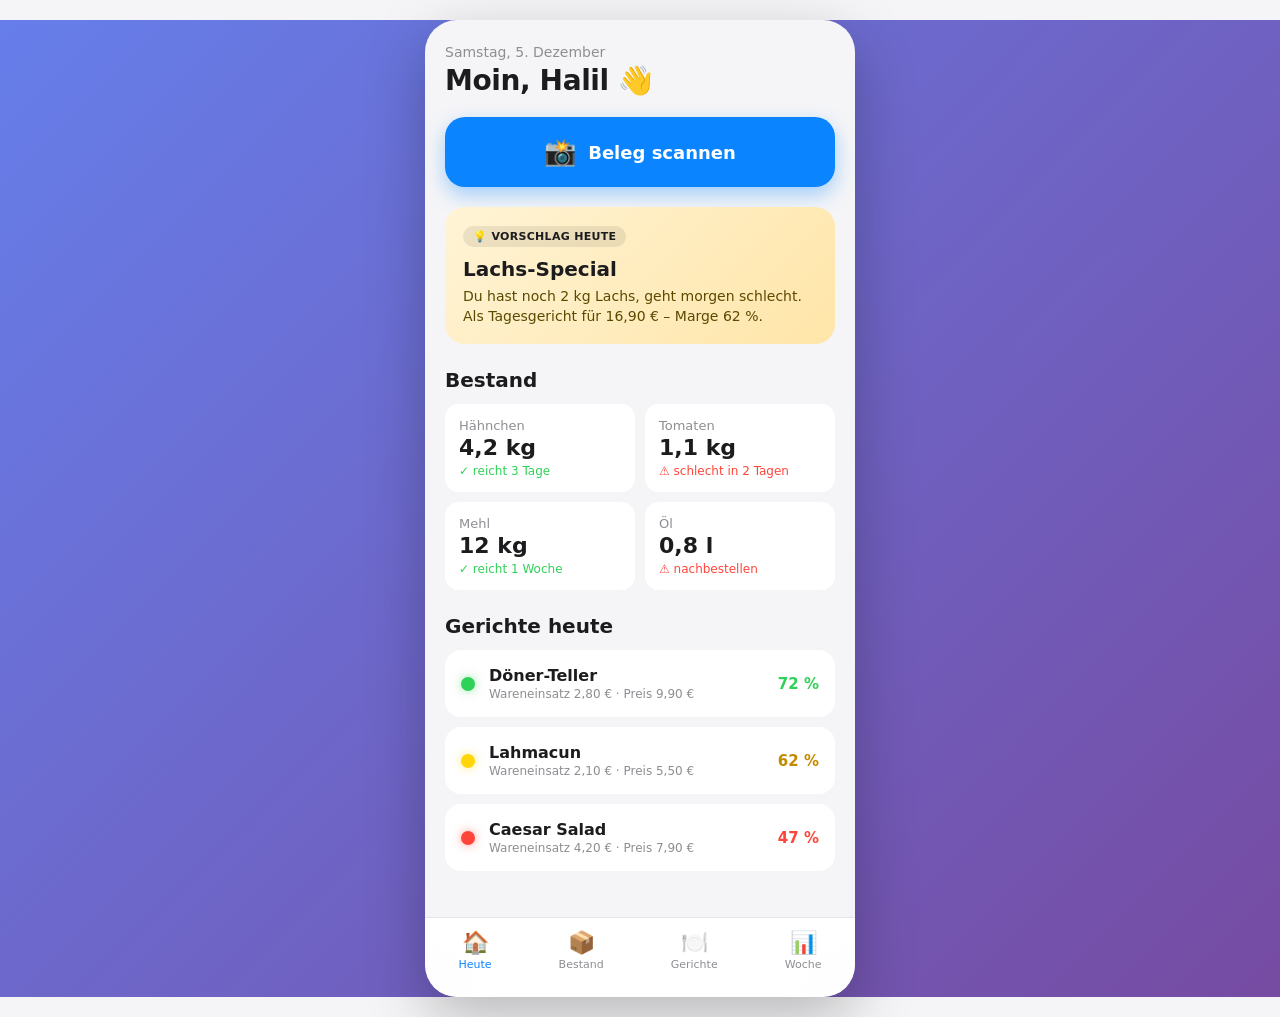
<file: index.html>
<!DOCTYPE html>
<html lang="de">
<head>
<meta charset="UTF-8">
<meta name="viewport" content="width=device-width, initial-scale=1.0, maximum-scale=1.0, user-scalable=no">
<title>Gastro-App – Dein KI-Assistent</title>
<meta name="description" content="Beleg fotografieren, Bestand aktualisiert sich. Kalkulation live. Sogar Halil versteht es.">
<meta name="theme-color" content="#f5f5f7">
<style>
  :root {
    --bg: #f5f5f7;
    --card: #ffffff;
    --text: #1c1c1e;
    --text-dim: #8e8e93;
    --primary: #0a84ff;
    --green: #30d158;
    --yellow: #ffd60a;
    --yellow-text: #c48a00;
    --red: #ff453a;
    --border: #e5e5ea;
  }
  * { box-sizing: border-box; margin: 0; padding: 0; }
  html, body {
    font-family: -apple-system, BlinkMacSystemFont, 'Segoe UI', system-ui, sans-serif;
    background: var(--bg);
    color: var(--text);
    -webkit-font-smoothing: antialiased;
    min-height: 100vh;
  }
  .app {
    max-width: 430px;
    margin: 0 auto;
    min-height: 100vh;
    padding-bottom: 96px;
    background: var(--bg);
    position: relative;
  }
  main { padding: 24px 20px 20px; }
  .view { display: none; animation: fade 0.2s ease; }
  .view.active { display: block; }
  @keyframes fade { from { opacity: 0; transform: translateY(4px); } to { opacity: 1; transform: translateY(0); } }

  h1 { font-size: 28px; font-weight: 700; letter-spacing: -0.4px; }
  h2 { font-size: 20px; font-weight: 700; margin: 24px 0 12px; }
  .dim { color: var(--text-dim); font-size: 14px; }
  .back { color: var(--primary); font-size: 14px; text-decoration: none; display: inline-block; margin-bottom: 8px; cursor: pointer; background: none; border: none; padding: 0; font-family: inherit; }

  .scan-btn {
    width: 100%;
    background: var(--primary);
    color: #fff;
    border: none;
    padding: 20px;
    border-radius: 20px;
    font-size: 18px;
    font-weight: 600;
    display: flex;
    align-items: center;
    justify-content: center;
    gap: 12px;
    cursor: pointer;
    box-shadow: 0 8px 20px rgba(10,132,255,0.35);
    font-family: inherit;
    margin-top: 20px;
    transition: transform 0.1s;
  }
  .scan-btn:active { transform: scale(0.98); }
  .scan-btn .emoji { font-size: 26px; }

  .card {
    background: var(--card);
    border-radius: 16px;
    padding: 16px;
    margin-bottom: 10px;
  }

  .suggestion {
    background: linear-gradient(135deg, #fff4d6 0%, #ffe5a8 100%);
    border-radius: 20px;
    padding: 18px;
    margin-top: 20px;
  }
  .tag {
    display: inline-block;
    background: rgba(0,0,0,0.08);
    padding: 4px 10px;
    border-radius: 20px;
    font-size: 11px;
    font-weight: 600;
    letter-spacing: 0.3px;
    text-transform: uppercase;
  }
  .suggestion h3 { font-size: 20px; font-weight: 700; margin: 10px 0 6px; }
  .suggestion p { font-size: 14px; color: #5a4a00; line-height: 1.4; }

  .stock-grid { display: grid; grid-template-columns: 1fr 1fr; gap: 10px; }
  .stock-tile { background: var(--card); border-radius: 14px; padding: 14px; }
  .stock-tile .label { font-size: 13px; color: var(--text-dim); }
  .stock-tile .value { font-size: 22px; font-weight: 700; margin-top: 2px; }
  .stock-tile .warn { color: var(--red); font-size: 12px; margin-top: 4px; }
  .stock-tile .ok { color: var(--green); font-size: 12px; margin-top: 4px; }

  .dish { display: flex; align-items: center; gap: 14px; }
  .ampel { width: 14px; height: 14px; border-radius: 50%; flex-shrink: 0; }
  .ampel.green { background: var(--green); box-shadow: 0 0 10px rgba(48,209,88,0.5); }
  .ampel.yellow { background: var(--yellow); box-shadow: 0 0 10px rgba(255,214,10,0.5); }
  .ampel.red { background: var(--red); box-shadow: 0 0 10px rgba(255,69,58,0.5); }
  .dish-name { flex: 1; font-weight: 600; font-size: 16px; }
  .dish-margin { font-weight: 700; font-size: 15px; }
  .margin-green { color: var(--green); }
  .margin-yellow { color: var(--yellow-text); }
  .margin-red { color: var(--red); }
  .dish-sub { font-size: 12px; color: var(--text-dim); margin-top: 2px; }

  .bestand-item {
    display: flex; justify-content: space-between; align-items: center;
    padding: 14px 0; border-bottom: 1px solid var(--border);
  }
  .bestand-item:last-child { border-bottom: none; }
  .bestand-name { font-weight: 600; }
  .bestand-sub { font-size: 12px; color: var(--text-dim); margin-top: 2px; }
  .badge { padding: 3px 10px; border-radius: 20px; font-size: 11px; font-weight: 700; }
  .badge-red { background: #ffe5e3; color: var(--red); }
  .badge-yellow { background: #fff6d1; color: #b87a00; }
  .badge-green { background: #d9f7e0; color: #117a2f; }

  .photo-dropzone {
    aspect-ratio: 3/4;
    width: 100%;
    border: 2px dashed var(--border);
    background: var(--card);
    border-radius: 24px;
    display: flex;
    flex-direction: column;
    align-items: center;
    justify-content: center;
    gap: 16px;
    margin-top: 32px;
    color: var(--text-dim);
    cursor: pointer;
    font-family: inherit;
    font-size: 16px;
  }
  .photo-dropzone .emoji { font-size: 72px; }
  .photo-dropzone .label { font-weight: 600; font-size: 18px; }

  .loading {
    display: flex; flex-direction: column; align-items: center; justify-content: center;
    padding: 80px 20px;
  }
  .spinner {
    width: 56px; height: 56px; border: 4px solid var(--border);
    border-top-color: var(--primary); border-radius: 50%;
    animation: spin 0.8s linear infinite; margin-bottom: 20px;
  }
  @keyframes spin { to { transform: rotate(360deg); } }

  .beleg-header { text-align: center; padding: 24px 0 20px; }
  .checkmark {
    width: 64px; height: 64px; background: var(--green); border-radius: 50%;
    display: flex; align-items: center; justify-content: center; color: #fff;
    font-size: 32px; margin: 0 auto 12px;
  }
  .beleg-item { display: flex; justify-content: space-between; padding: 12px 0; border-bottom: 1px solid var(--border); }
  .beleg-item:last-child { border-bottom: none; }
  .beleg-item .qty { color: var(--text-dim); font-size: 13px; margin-top: 2px; }
  .beleg-item .price { font-weight: 600; }
  .total-row { display: flex; justify-content: space-between; padding: 14px 0 4px; font-weight: 700; font-size: 18px; }
  .hint-card {
    background: #eaf5ff; border-radius: 16px; padding: 14px; margin-top: 12px;
  }
  .hint-card .title { color: var(--primary); font-weight: 600; font-size: 14px; }
  .hint-card p { font-size: 13px; margin-top: 4px; }

  .confirm-btn {
    width: 100%; background: var(--green); color: #fff; border: none;
    padding: 16px; border-radius: 14px; font-size: 16px; font-weight: 600;
    cursor: pointer; margin-top: 16px; font-family: inherit;
    transition: transform 0.1s;
  }
  .confirm-btn:active { transform: scale(0.98); }

  .kpi-card { background: var(--card); border-radius: 16px; padding: 16px; }
  .kpi-card .label { color: var(--text-dim); font-size: 14px; }
  .kpi-card .val { font-size: 30px; font-weight: 700; margin-top: 2px; }
  .kpi-card .sub { font-size: 12px; margin-top: 2px; }
  .kpi-grid { display: grid; grid-template-columns: 1fr 1fr; gap: 12px; margin-top: 12px; }
  .kpi-grid .kpi-card .val { font-size: 22px; }
  .kpi-row { display: flex; justify-content: space-between; padding: 6px 0; }
  .kpi-row .name { font-weight: 600; }
  .kpi-row .val { color: var(--text-dim); }

  .tipp {
    background: linear-gradient(135deg, #e0f1ff 0%, #b3daff 100%);
    border-radius: 20px; padding: 18px; margin-top: 20px;
  }
  .tipp p { margin-top: 10px; color: #0a3d6b; font-size: 14px; line-height: 1.4; }

  /* Tab Bar */
  .tabbar {
    position: fixed;
    bottom: 0; left: 0; right: 0;
    background: rgba(255,255,255,0.92);
    backdrop-filter: blur(20px);
    border-top: 1px solid var(--border);
    z-index: 100;
  }
  .tabbar-inner {
    max-width: 430px;
    margin: 0 auto;
    display: flex;
    justify-content: space-around;
    padding: 8px 0 20px;
  }
  .tab {
    background: none; border: none; cursor: pointer;
    display: flex; flex-direction: column; align-items: center; gap: 4px;
    padding: 6px 12px;
    font-size: 11px; color: var(--text-dim);
    font-family: inherit;
    font-weight: 500;
    transition: color 0.15s;
  }
  .tab.active { color: var(--primary); }
  .tab .icon { font-size: 22px; line-height: 1; }

  @media (min-width: 600px) {
    body { background: linear-gradient(135deg, #667eea 0%, #764ba2 100%); }
    .app {
      margin-top: 20px; margin-bottom: 20px;
      border-radius: 32px;
      box-shadow: 0 20px 60px rgba(0,0,0,0.25);
      overflow: hidden;
      min-height: calc(100vh - 40px);
    }
    .tabbar {
      position: absolute;
      border-radius: 0 0 32px 32px;
    }
  }
</style>
</head>
<body>

<div class="app">
  <!-- HOME -->
  <section class="view active" id="view-home">
    <main>
      <p class="dim" id="today">Heute</p>
      <h1 style="margin-top: 4px;">Moin, Halil 👋</h1>

      <button class="scan-btn" onclick="show('scan')">
        <span class="emoji">📸</span> Beleg scannen
      </button>

      <div class="suggestion">
        <span class="tag">💡 Vorschlag heute</span>
        <h3>Lachs-Special</h3>
        <p>Du hast noch 2 kg Lachs, geht morgen schlecht. Als Tagesgericht für 16,90 € – Marge 62 %.</p>
      </div>

      <h2>Bestand</h2>
      <div class="stock-grid">
        <div class="stock-tile">
          <div class="label">Hähnchen</div>
          <div class="value">4,2 kg</div>
          <div class="ok">✓ reicht 3 Tage</div>
        </div>
        <div class="stock-tile">
          <div class="label">Tomaten</div>
          <div class="value">1,1 kg</div>
          <div class="warn">⚠ schlecht in 2 Tagen</div>
        </div>
        <div class="stock-tile">
          <div class="label">Mehl</div>
          <div class="value">12 kg</div>
          <div class="ok">✓ reicht 1 Woche</div>
        </div>
        <div class="stock-tile">
          <div class="label">Öl</div>
          <div class="value">0,8 l</div>
          <div class="warn">⚠ nachbestellen</div>
        </div>
      </div>

      <h2>Gerichte heute</h2>
      <div class="card">
        <div class="dish">
          <div class="ampel green"></div>
          <div style="flex:1">
            <div class="dish-name">Döner-Teller</div>
            <div class="dish-sub">Wareneinsatz 2,80 € · Preis 9,90 €</div>
          </div>
          <div class="dish-margin margin-green">72 %</div>
        </div>
      </div>
      <div class="card">
        <div class="dish">
          <div class="ampel yellow"></div>
          <div style="flex:1">
            <div class="dish-name">Lahmacun</div>
            <div class="dish-sub">Wareneinsatz 2,10 € · Preis 5,50 €</div>
          </div>
          <div class="dish-margin margin-yellow">62 %</div>
        </div>
      </div>
      <div class="card">
        <div class="dish">
          <div class="ampel red"></div>
          <div style="flex:1">
            <div class="dish-name">Caesar Salad</div>
            <div class="dish-sub">Wareneinsatz 4,20 € · Preis 7,90 €</div>
          </div>
          <div class="dish-margin margin-red">47 %</div>
        </div>
      </div>
    </main>
  </section>

  <!-- SCAN (idle) -->
  <section class="view" id="view-scan">
    <main>
      <button class="back" onclick="show('home')">← Zurück</button>
      <h1>Beleg scannen</h1>
      <p class="dim" style="margin-top: 4px;">
        Foto vom Lieferschein oder Kassenbon machen. Die KI erkennt Artikel und Preise automatisch.
      </p>
      <button class="photo-dropzone" onclick="runScan()">
        <div class="emoji">📸</div>
        <div class="label">Foto aufnehmen</div>
        <div style="font-size: 12px;">(Demo – tippen zum Scannen simulieren)</div>
      </button>
      <p class="dim" style="text-align:center; margin-top: 16px; font-size: 12px;">
        Alternativ: Beleg per WhatsApp an uns schicken.
      </p>
    </main>
  </section>

  <!-- SCANNING -->
  <section class="view" id="view-scanning">
    <main>
      <div class="loading">
        <div class="spinner"></div>
        <div style="font-size: 18px; font-weight: 600;">KI liest Beleg...</div>
        <div class="dim" style="margin-top: 4px;">Artikel, Mengen, Preise erkennen</div>
      </div>
    </main>
  </section>

  <!-- RESULT -->
  <section class="view" id="view-result">
    <main>
      <div class="beleg-header">
        <div class="checkmark">✓</div>
        <h2 style="margin: 0;">Beleg erkannt</h2>
        <p class="dim">Metro · 23.04.2026 · 14:12</p>
      </div>
      <div class="card">
        <div class="beleg-item">
          <div>
            <div style="font-weight:600">Hähnchenbrust</div>
            <div class="qty">5 kg · 9,90 €/kg</div>
          </div>
          <div class="price">49,50 €</div>
        </div>
        <div class="beleg-item">
          <div>
            <div style="font-weight:600">Paprika rot</div>
            <div class="qty">3 kg · 3,20 €/kg</div>
          </div>
          <div class="price">9,60 €</div>
        </div>
        <div class="beleg-item">
          <div>
            <div style="font-weight:600">Olivenöl 5 L</div>
            <div class="qty">1 Stk · 28,40 €</div>
          </div>
          <div class="price">28,40 €</div>
        </div>
        <div class="beleg-item">
          <div>
            <div style="font-weight:600">Zwiebeln</div>
            <div class="qty">10 kg · 1,80 €/kg</div>
          </div>
          <div class="price">18,00 €</div>
        </div>
        <div class="total-row">
          <span>Summe</span>
          <span>105,50 €</span>
        </div>
      </div>
      <div class="hint-card">
        <div class="title">💡 KI-Hinweis</div>
        <p>Hähnchen ist 12 % teurer als letzte Woche. Marge beim Döner-Teller sinkt auf 70 %.</p>
      </div>
      <button class="confirm-btn" onclick="confirmBeleg()">✓ Bestand aktualisieren</button>
    </main>
  </section>

  <!-- BESTAND -->
  <section class="view" id="view-bestand">
    <main>
      <h1>Bestand</h1>
      <p class="dim" style="margin-top: 4px;">8 Artikel · zuletzt aktualisiert gerade eben</p>

      <h2>⚠ Bald schlecht / leer</h2>
      <div class="card">
        <div class="bestand-item">
          <div>
            <div class="bestand-name">Tomaten</div>
            <div class="bestand-sub">1,1 kg · schlecht in 2 Tagen</div>
          </div>
          <span class="badge badge-red">dringend</span>
        </div>
        <div class="bestand-item">
          <div>
            <div class="bestand-name">Öl</div>
            <div class="bestand-sub">0,8 l · nachbestellen</div>
          </div>
          <span class="badge badge-red">leer</span>
        </div>
        <div class="bestand-item">
          <div>
            <div class="bestand-name">Lachs</div>
            <div class="bestand-sub">2 kg · schlecht morgen</div>
          </div>
          <span class="badge badge-red">dringend</span>
        </div>
      </div>

      <h2>🛒 Im Blick behalten</h2>
      <div class="card">
        <div class="bestand-item">
          <div>
            <div class="bestand-name">Salat</div>
            <div class="bestand-sub">3 Köpfe · schlecht in 3 Tagen</div>
          </div>
          <span class="badge badge-yellow">bald</span>
        </div>
        <div class="bestand-item">
          <div>
            <div class="bestand-name">Joghurtsoße</div>
            <div class="bestand-sub">1,5 kg · reicht 2 Tage</div>
          </div>
          <span class="badge badge-yellow">niedrig</span>
        </div>
      </div>

      <h2>✓ Alles gut</h2>
      <div class="card">
        <div class="bestand-item">
          <div>
            <div class="bestand-name">Hähnchen</div>
            <div class="bestand-sub">4,2 kg · reicht 3 Tage</div>
          </div>
          <span class="badge badge-green">ok</span>
        </div>
        <div class="bestand-item">
          <div>
            <div class="bestand-name">Mehl</div>
            <div class="bestand-sub">12 kg · reicht 1 Woche</div>
          </div>
          <span class="badge badge-green">ok</span>
        </div>
        <div class="bestand-item">
          <div>
            <div class="bestand-name">Reis</div>
            <div class="bestand-sub">8 kg · reicht 5 Tage</div>
          </div>
          <span class="badge badge-green">ok</span>
        </div>
      </div>
    </main>
  </section>

  <!-- GERICHTE -->
  <section class="view" id="view-gerichte">
    <main>
      <h1>Gerichte</h1>
      <p class="dim" style="margin-top: 4px;">6 Gerichte · ⌀ Marge 64 %</p>

      <h2><span style="color: var(--red);">●</span> Preis prüfen</h2>
      <div class="card">
        <div class="dish">
          <div class="ampel red"></div>
          <div style="flex:1">
            <div class="dish-name">Caesar Salad</div>
            <div class="dish-sub">Wareneinsatz 4,20 € · Preis 7,90 €</div>
          </div>
          <div class="dish-margin margin-red">47 %</div>
        </div>
      </div>

      <h2><span style="color: var(--yellow-text);">●</span> Knapp</h2>
      <div class="card">
        <div class="dish">
          <div class="ampel yellow"></div>
          <div style="flex:1">
            <div class="dish-name">Lahmacun</div>
            <div class="dish-sub">Wareneinsatz 2,10 € · Preis 5,50 €</div>
          </div>
          <div class="dish-margin margin-yellow">62 %</div>
        </div>
      </div>

      <h2><span style="color: var(--green);">●</span> Marge top</h2>
      <div class="card">
        <div class="dish">
          <div class="ampel green"></div>
          <div style="flex:1">
            <div class="dish-name">Döner-Teller</div>
            <div class="dish-sub">Wareneinsatz 2,80 € · Preis 9,90 €</div>
          </div>
          <div class="dish-margin margin-green">72 %</div>
        </div>
      </div>
      <div class="card">
        <div class="dish">
          <div class="ampel green"></div>
          <div style="flex:1">
            <div class="dish-name">Hähnchen-Reis</div>
            <div class="dish-sub">Wareneinsatz 3,10 € · Preis 10,50 €</div>
          </div>
          <div class="dish-margin margin-green">70 %</div>
        </div>
      </div>
      <div class="card">
        <div class="dish">
          <div class="ampel green"></div>
          <div style="flex:1">
            <div class="dish-name">Pide mit Käse</div>
            <div class="dish-sub">Wareneinsatz 1,80 € · Preis 6,50 €</div>
          </div>
          <div class="dish-margin margin-green">72 %</div>
        </div>
      </div>
      <div class="card">
        <div class="dish">
          <div class="ampel green"></div>
          <div style="flex:1">
            <div class="dish-name">Falafel-Teller</div>
            <div class="dish-sub">Wareneinsatz 2,20 € · Preis 8,90 €</div>
          </div>
          <div class="dish-margin margin-green">75 %</div>
        </div>
      </div>
    </main>
  </section>

  <!-- WOCHE -->
  <section class="view" id="view-woche">
    <main>
      <h1>Diese Woche</h1>
      <p class="dim" style="margin-top: 4px;">Montag, 21. April – Sonntag, 27. April</p>

      <div class="kpi-card" style="margin-top: 20px;">
        <div class="label">Umsatz</div>
        <div class="val">4.242 €</div>
        <div class="sub" style="color: var(--green);">+8 % vs. letzte Woche</div>
      </div>

      <div class="kpi-grid">
        <div class="kpi-card">
          <div class="label">Wareneinsatz</div>
          <div class="val">29 %</div>
          <div class="sub" style="color: var(--green);">Ziel: ≤ 30 %</div>
        </div>
        <div class="kpi-card">
          <div class="label">Verschwendung</div>
          <div class="val">86 €</div>
          <div class="sub" style="color: var(--red);">meist Salat</div>
        </div>
      </div>

      <h2>Top-Gerichte</h2>
      <div class="card">
        <div class="kpi-row"><span class="name">Döner-Teller</span><span class="val">142 ×</span></div>
        <div class="kpi-row"><span class="name">Hähnchen-Reis</span><span class="val">98 ×</span></div>
        <div class="kpi-row"><span class="name">Lahmacun</span><span class="val">74 ×</span></div>
        <div class="kpi-row"><span class="name">Pide mit Käse</span><span class="val">41 ×</span></div>
      </div>

      <div class="tipp">
        <span class="tag">💡 KI-Tipp</span>
        <p>Caesar Salad hat nur 47 % Marge und 40 % Retour. Preis von 7,90 € auf 9,50 € anheben oder Rezept anpassen.</p>
      </div>
    </main>
  </section>

  <!-- TAB BAR -->
  <nav class="tabbar">
    <div class="tabbar-inner">
      <button class="tab active" data-tab="home" onclick="show('home')">
        <span class="icon">🏠</span>Heute
      </button>
      <button class="tab" data-tab="bestand" onclick="show('bestand')">
        <span class="icon">📦</span>Bestand
      </button>
      <button class="tab" data-tab="gerichte" onclick="show('gerichte')">
        <span class="icon">🍽️</span>Gerichte
      </button>
      <button class="tab" data-tab="woche" onclick="show('woche')">
        <span class="icon">📊</span>Woche
      </button>
    </div>
  </nav>
</div>

<script>
  // Heutiges Datum anzeigen
  const d = new Date();
  const days = ['Sonntag', 'Montag', 'Dienstag', 'Mittwoch', 'Donnerstag', 'Freitag', 'Samstag'];
  const months = ['Januar', 'Februar', 'März', 'April', 'Mai', 'Juni', 'Juli', 'August', 'September', 'Oktober', 'November', 'Dezember'];
  document.getElementById('today').textContent = `${days[d.getDay()]}, ${d.getDate()}. ${months[d.getMonth()]}`;

  // Navigation
  const tabFor = { home: 'home', bestand: 'bestand', gerichte: 'gerichte', woche: 'woche', scan: 'home', scanning: 'home', result: 'home' };
  function show(view) {
    document.querySelectorAll('.view').forEach(v => v.classList.remove('active'));
    document.getElementById('view-' + view).classList.add('active');
    window.scrollTo(0, 0);
    document.querySelectorAll('.tab').forEach(t => {
      t.classList.toggle('active', t.dataset.tab === tabFor[view]);
    });
  }

  function runScan() {
    show('scanning');
    setTimeout(() => show('result'), 1500);
  }

  function confirmBeleg() {
    show('bestand');
  }
</script>

</body>
</html>
</file>
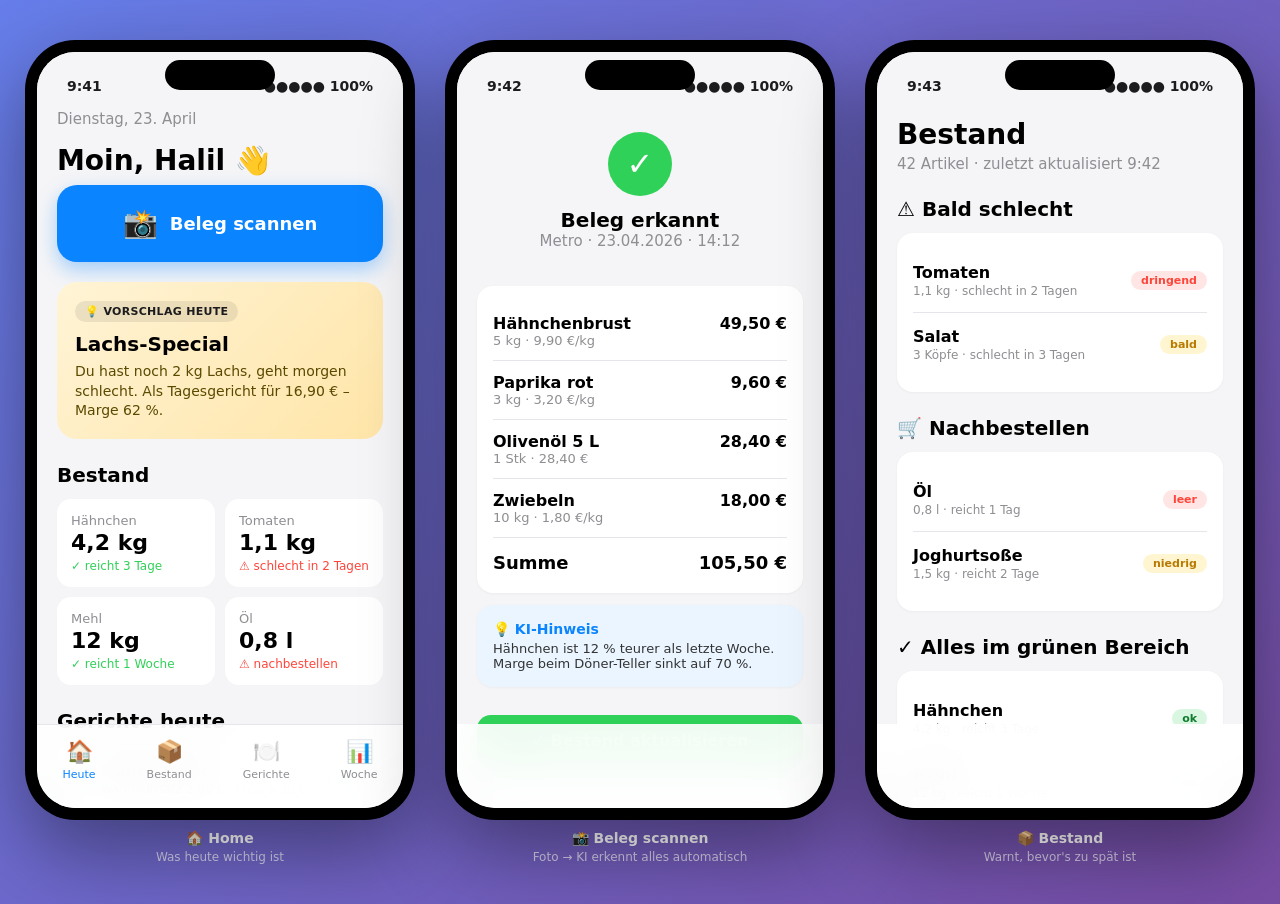
<file: docs/gastro-app/mockup.html>
<!DOCTYPE html>
<html lang="de">
<head>
<meta charset="UTF-8">
<meta name="viewport" content="width=device-width, initial-scale=1.0">
<title>Gastro-App – Mockup</title>
<style>
  :root {
    --bg: #f5f5f7;
    --card: #ffffff;
    --text: #1c1c1e;
    --text-dim: #8e8e93;
    --primary: #0a84ff;
    --green: #30d158;
    --yellow: #ffd60a;
    --red: #ff453a;
    --border: #e5e5ea;
  }
  * { box-sizing: border-box; margin: 0; padding: 0; }
  body {
    font-family: -apple-system, BlinkMacSystemFont, 'Segoe UI', system-ui, sans-serif;
    background: linear-gradient(135deg, #667eea 0%, #764ba2 100%);
    min-height: 100vh;
    padding: 40px 20px;
    display: flex;
    justify-content: center;
    align-items: flex-start;
    gap: 30px;
    flex-wrap: wrap;
  }
  .phone {
    width: 390px;
    height: 780px;
    background: #000;
    border-radius: 50px;
    padding: 12px;
    box-shadow: 0 30px 80px rgba(0,0,0,0.4);
    position: relative;
  }
  .phone::before {
    content: '';
    position: absolute;
    top: 20px;
    left: 50%;
    transform: translateX(-50%);
    width: 110px;
    height: 30px;
    background: #000;
    border-radius: 20px;
    z-index: 10;
  }
  .screen {
    width: 100%;
    height: 100%;
    background: var(--bg);
    border-radius: 38px;
    overflow: hidden;
    display: flex;
    flex-direction: column;
    position: relative;
  }
  .status-bar {
    height: 50px;
    display: flex;
    justify-content: space-between;
    align-items: flex-end;
    padding: 0 30px 8px;
    font-size: 14px;
    font-weight: 600;
    color: var(--text);
    background: var(--bg);
  }
  .content {
    flex: 1;
    overflow-y: auto;
    padding: 0 20px 100px;
  }
  .tab-bar {
    position: absolute;
    bottom: 0;
    left: 0;
    right: 0;
    height: 84px;
    background: rgba(255,255,255,0.92);
    backdrop-filter: blur(20px);
    border-top: 1px solid var(--border);
    display: flex;
    justify-content: space-around;
    align-items: flex-start;
    padding-top: 10px;
    border-radius: 0 0 38px 38px;
  }
  .tab {
    background: none;
    border: none;
    cursor: pointer;
    display: flex;
    flex-direction: column;
    align-items: center;
    gap: 4px;
    font-size: 11px;
    color: var(--text-dim);
    padding: 4px 12px;
    font-family: inherit;
  }
  .tab.active { color: var(--primary); }
  .tab .icon { font-size: 22px; }

  .screen-view { display: none; }
  .screen-view.active { display: block; }

  h1 { font-size: 28px; font-weight: 700; margin: 16px 0 4px; }
  h2 { font-size: 20px; font-weight: 700; margin: 24px 0 12px; }
  .subtitle { color: var(--text-dim); font-size: 15px; margin-bottom: 16px; }

  .card {
    background: var(--card);
    border-radius: 16px;
    padding: 16px;
    margin-bottom: 12px;
    box-shadow: 0 1px 3px rgba(0,0,0,0.04);
  }
  .card-row {
    display: flex;
    justify-content: space-between;
    align-items: center;
  }

  .scan-btn {
    width: 100%;
    background: var(--primary);
    color: #fff;
    border: none;
    padding: 22px;
    border-radius: 20px;
    font-size: 18px;
    font-weight: 600;
    display: flex;
    align-items: center;
    justify-content: center;
    gap: 12px;
    cursor: pointer;
    box-shadow: 0 8px 20px rgba(10,132,255,0.35);
    font-family: inherit;
    margin: 8px 0 20px;
  }
  .scan-btn .emoji { font-size: 28px; }

  .stock-grid {
    display: grid;
    grid-template-columns: 1fr 1fr;
    gap: 10px;
  }
  .stock-tile {
    background: var(--card);
    border-radius: 14px;
    padding: 14px;
  }
  .stock-tile .label { font-size: 13px; color: var(--text-dim); }
  .stock-tile .value { font-size: 22px; font-weight: 700; margin-top: 2px; }
  .stock-tile .warn { color: var(--red); font-size: 12px; margin-top: 4px; }
  .stock-tile .ok { color: var(--green); font-size: 12px; margin-top: 4px; }

  .dish {
    display: flex;
    align-items: center;
    gap: 14px;
  }
  .ampel {
    width: 14px;
    height: 14px;
    border-radius: 50%;
    flex-shrink: 0;
  }
  .ampel.green { background: var(--green); box-shadow: 0 0 10px rgba(48,209,88,0.5); }
  .ampel.yellow { background: var(--yellow); box-shadow: 0 0 10px rgba(255,214,10,0.5); }
  .ampel.red { background: var(--red); box-shadow: 0 0 10px rgba(255,69,58,0.5); }
  .dish-name { flex: 1; font-weight: 600; font-size: 16px; }
  .dish-margin { font-weight: 700; font-size: 15px; }
  .margin-green { color: var(--green); }
  .margin-yellow { color: #c48a00; }
  .margin-red { color: var(--red); }
  .dish-sub { font-size: 12px; color: var(--text-dim); margin-top: 2px; }

  .suggestion-card {
    background: linear-gradient(135deg, #fff4d6 0%, #ffe5a8 100%);
    border-radius: 20px;
    padding: 18px;
    margin-bottom: 20px;
  }
  .suggestion-card .tag {
    display: inline-block;
    background: rgba(0,0,0,0.08);
    color: var(--text);
    padding: 4px 10px;
    border-radius: 20px;
    font-size: 11px;
    font-weight: 600;
    letter-spacing: 0.3px;
    text-transform: uppercase;
  }
  .suggestion-card h3 {
    font-size: 20px;
    font-weight: 700;
    margin: 10px 0 6px;
  }
  .suggestion-card p {
    font-size: 14px;
    color: #5a4a00;
    line-height: 1.4;
  }

  .beleg-header {
    text-align: center;
    padding: 30px 0 20px;
  }
  .beleg-header .checkmark {
    width: 64px;
    height: 64px;
    background: var(--green);
    border-radius: 50%;
    display: flex;
    align-items: center;
    justify-content: center;
    color: #fff;
    font-size: 32px;
    margin: 0 auto 12px;
  }
  .beleg-header h2 { margin: 0; }
  .beleg-item {
    display: flex;
    justify-content: space-between;
    padding: 12px 0;
    border-bottom: 1px solid var(--border);
  }
  .beleg-item:last-child { border-bottom: none; }
  .beleg-item .qty { color: var(--text-dim); font-size: 13px; }
  .beleg-item .price { font-weight: 600; }
  .total-row {
    display: flex;
    justify-content: space-between;
    padding: 14px 0 4px;
    font-weight: 700;
    font-size: 18px;
  }

  .confirm-btn {
    width: 100%;
    background: var(--green);
    color: #fff;
    border: none;
    padding: 16px;
    border-radius: 14px;
    font-size: 16px;
    font-weight: 600;
    cursor: pointer;
    margin-top: 16px;
    font-family: inherit;
  }

  .bestand-item {
    display: flex;
    justify-content: space-between;
    align-items: center;
    padding: 14px 0;
    border-bottom: 1px solid var(--border);
  }
  .bestand-item:last-child { border-bottom: none; }
  .bestand-name { font-weight: 600; }
  .bestand-sub { font-size: 12px; color: var(--text-dim); margin-top: 2px; }
  .badge {
    padding: 3px 10px;
    border-radius: 20px;
    font-size: 11px;
    font-weight: 700;
  }
  .badge-red { background: #ffe5e3; color: var(--red); }
  .badge-yellow { background: #fff6d1; color: #b87a00; }
  .badge-green { background: #d9f7e0; color: #117a2f; }

  .greeting {
    font-size: 15px;
    color: var(--text-dim);
    margin-top: 8px;
  }

  .legend {
    text-align: center;
    color: #fff;
    font-weight: 600;
    font-size: 14px;
    margin-top: 10px;
    max-width: 390px;
  }
  .caption {
    text-align: center;
    color: rgba(255,255,255,0.7);
    font-size: 12px;
    margin-top: 4px;
  }
  .column {
    display: flex;
    flex-direction: column;
    align-items: center;
  }

  @media (max-width: 900px) {
    body { padding: 20px 10px; }
    .phone { transform: scale(0.85); transform-origin: top center; margin-bottom: -80px; }
  }
</style>
</head>
<body>

<!-- Phone 1: Home -->
<div class="column">
  <div class="phone">
    <div class="screen">
      <div class="status-bar"><span>9:41</span><span>●●●●● 100%</span></div>
      <div class="content">
        <div class="greeting">Dienstag, 23. April</div>
        <h1>Moin, Halil 👋</h1>

        <button class="scan-btn" onclick="alert('Kamera würde jetzt öffnen – Beleg fotografieren')">
          <span class="emoji">📸</span> Beleg scannen
        </button>

        <div class="suggestion-card">
          <span class="tag">💡 Vorschlag heute</span>
          <h3>Lachs-Special</h3>
          <p>Du hast noch 2 kg Lachs, geht morgen schlecht. Als Tagesgericht für 16,90 € – Marge 62 %.</p>
        </div>

        <h2>Bestand</h2>
        <div class="stock-grid">
          <div class="stock-tile">
            <div class="label">Hähnchen</div>
            <div class="value">4,2 kg</div>
            <div class="ok">✓ reicht 3 Tage</div>
          </div>
          <div class="stock-tile">
            <div class="label">Tomaten</div>
            <div class="value">1,1 kg</div>
            <div class="warn">⚠ schlecht in 2 Tagen</div>
          </div>
          <div class="stock-tile">
            <div class="label">Mehl</div>
            <div class="value">12 kg</div>
            <div class="ok">✓ reicht 1 Woche</div>
          </div>
          <div class="stock-tile">
            <div class="label">Öl</div>
            <div class="value">0,8 l</div>
            <div class="warn">⚠ nachbestellen</div>
          </div>
        </div>

        <h2>Gerichte heute</h2>
        <div class="card">
          <div class="dish">
            <div class="ampel green"></div>
            <div style="flex:1">
              <div class="dish-name">Döner-Teller</div>
              <div class="dish-sub">Wareneinsatz 2,80 € · Preis 9,90 €</div>
            </div>
            <div class="dish-margin margin-green">72 %</div>
          </div>
        </div>
        <div class="card">
          <div class="dish">
            <div class="ampel yellow"></div>
            <div style="flex:1">
              <div class="dish-name">Lahmacun</div>
              <div class="dish-sub">Wareneinsatz 2,10 € · Preis 5,50 €</div>
            </div>
            <div class="dish-margin margin-yellow">62 %</div>
          </div>
        </div>
        <div class="card">
          <div class="dish">
            <div class="ampel red"></div>
            <div style="flex:1">
              <div class="dish-name">Caesar Salad</div>
              <div class="dish-sub">Wareneinsatz 4,20 € · Preis 7,90 €</div>
            </div>
            <div class="dish-margin margin-red">47 %</div>
          </div>
        </div>
      </div>
      <div class="tab-bar">
        <button class="tab active"><span class="icon">🏠</span>Heute</button>
        <button class="tab"><span class="icon">📦</span>Bestand</button>
        <button class="tab"><span class="icon">🍽️</span>Gerichte</button>
        <button class="tab"><span class="icon">📊</span>Woche</button>
      </div>
    </div>
  </div>
  <div class="legend">🏠 Home</div>
  <div class="caption">Was heute wichtig ist</div>
</div>

<!-- Phone 2: Beleg erkannt -->
<div class="column">
  <div class="phone">
    <div class="screen">
      <div class="status-bar"><span>9:42</span><span>●●●●● 100%</span></div>
      <div class="content">
        <div class="beleg-header">
          <div class="checkmark">✓</div>
          <h2>Beleg erkannt</h2>
          <div class="subtitle">Metro · 23.04.2026 · 14:12</div>
        </div>

        <div class="card">
          <div class="beleg-item">
            <div>
              <div style="font-weight:600">Hähnchenbrust</div>
              <div class="qty">5 kg · 9,90 €/kg</div>
            </div>
            <div class="price">49,50 €</div>
          </div>
          <div class="beleg-item">
            <div>
              <div style="font-weight:600">Paprika rot</div>
              <div class="qty">3 kg · 3,20 €/kg</div>
            </div>
            <div class="price">9,60 €</div>
          </div>
          <div class="beleg-item">
            <div>
              <div style="font-weight:600">Olivenöl 5 L</div>
              <div class="qty">1 Stk · 28,40 €</div>
            </div>
            <div class="price">28,40 €</div>
          </div>
          <div class="beleg-item">
            <div>
              <div style="font-weight:600">Zwiebeln</div>
              <div class="qty">10 kg · 1,80 €/kg</div>
            </div>
            <div class="price">18,00 €</div>
          </div>
          <div class="total-row">
            <span>Summe</span>
            <span>105,50 €</span>
          </div>
        </div>

        <div class="card" style="background:#eaf5ff;">
          <div style="font-size:14px; color:#0a84ff; font-weight:600;">💡 KI-Hinweis</div>
          <div style="font-size:13px; color:#333; margin-top:4px;">
            Hähnchen ist 12 % teurer als letzte Woche. Marge beim Döner-Teller sinkt auf 70 %.
          </div>
        </div>

        <button class="confirm-btn" onclick="alert('Bestand aktualisiert!')">
          ✓ Bestand aktualisieren
        </button>
      </div>
      <div class="tab-bar">
        <button class="tab active"><span class="icon">🏠</span>Heute</button>
        <button class="tab"><span class="icon">📦</span>Bestand</button>
        <button class="tab"><span class="icon">🍽️</span>Gerichte</button>
        <button class="tab"><span class="icon">📊</span>Woche</button>
      </div>
    </div>
  </div>
  <div class="legend">📸 Beleg scannen</div>
  <div class="caption">Foto → KI erkennt alles automatisch</div>
</div>

<!-- Phone 3: Bestand -->
<div class="column">
  <div class="phone">
    <div class="screen">
      <div class="status-bar"><span>9:43</span><span>●●●●● 100%</span></div>
      <div class="content">
        <h1>Bestand</h1>
        <div class="subtitle">42 Artikel · zuletzt aktualisiert 9:42</div>

        <h2>⚠ Bald schlecht</h2>
        <div class="card">
          <div class="bestand-item">
            <div>
              <div class="bestand-name">Tomaten</div>
              <div class="bestand-sub">1,1 kg · schlecht in 2 Tagen</div>
            </div>
            <span class="badge badge-red">dringend</span>
          </div>
          <div class="bestand-item">
            <div>
              <div class="bestand-name">Salat</div>
              <div class="bestand-sub">3 Köpfe · schlecht in 3 Tagen</div>
            </div>
            <span class="badge badge-yellow">bald</span>
          </div>
        </div>

        <h2>🛒 Nachbestellen</h2>
        <div class="card">
          <div class="bestand-item">
            <div>
              <div class="bestand-name">Öl</div>
              <div class="bestand-sub">0,8 l · reicht 1 Tag</div>
            </div>
            <span class="badge badge-red">leer</span>
          </div>
          <div class="bestand-item">
            <div>
              <div class="bestand-name">Joghurtsoße</div>
              <div class="bestand-sub">1,5 kg · reicht 2 Tage</div>
            </div>
            <span class="badge badge-yellow">niedrig</span>
          </div>
        </div>

        <h2>✓ Alles im grünen Bereich</h2>
        <div class="card">
          <div class="bestand-item">
            <div>
              <div class="bestand-name">Hähnchen</div>
              <div class="bestand-sub">4,2 kg · reicht 3 Tage</div>
            </div>
            <span class="badge badge-green">ok</span>
          </div>
          <div class="bestand-item">
            <div>
              <div class="bestand-name">Mehl</div>
              <div class="bestand-sub">12 kg · reicht 1 Woche</div>
            </div>
            <span class="badge badge-green">ok</span>
          </div>
          <div class="bestand-item">
            <div>
              <div class="bestand-name">Reis</div>
              <div class="bestand-sub">8 kg · reicht 5 Tage</div>
            </div>
            <span class="badge badge-green">ok</span>
          </div>
        </div>
      </div>
      <div class="tab-bar">
        <button class="tab"><span class="icon">🏠</span>Heute</button>
        <button class="tab active"><span class="icon">📦</span>Bestand</button>
        <button class="tab"><span class="icon">🍽️</span>Gerichte</button>
        <button class="tab"><span class="icon">📊</span>Woche</button>
      </div>
    </div>
  </div>
  <div class="legend">📦 Bestand</div>
  <div class="caption">Warnt, bevor's zu spät ist</div>
</div>

</body>
</html>
</file>
